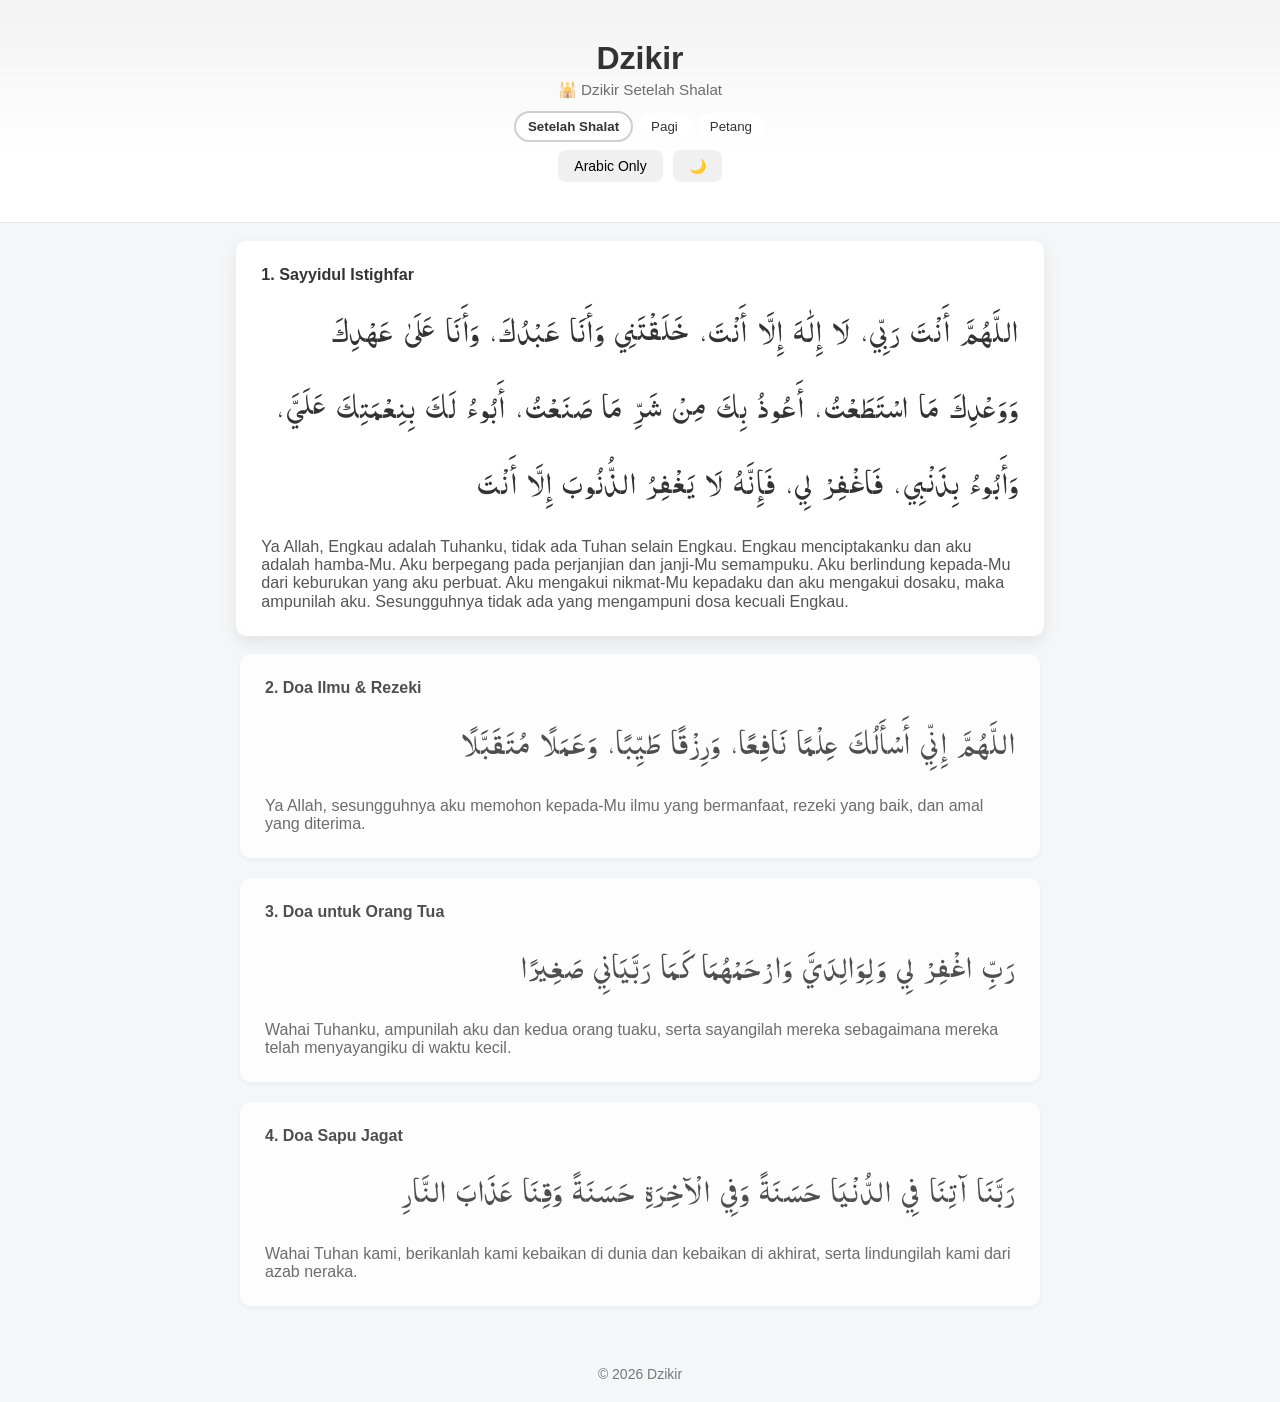
<file: index.html>
<!DOCTYPE html>
<html lang="id">
<head>
    <meta charset="UTF-8">
    <meta name="viewport" content="width=device-width, initial-scale=1.0">

    <title>Dzikir Harian Sesuai Sunnah | Pagi, Petang & Setelah Shalat</title>

    <!-- SEO -->
    <meta name="description" content="Kumpulan dzikir harian sesuai sunnah: dzikir pagi, petang, dan setelah shalat fardhu. Lengkap dengan tulisan Arab dan arti, mudah dibaca dan diamalkan setiap hari.">
    <meta name="keywords" content="dzikir pagi petang, dzikir setelah shalat, dzikir harian, dzikir sunnah, dzikir arab arti, wirid setelah shalat">
    <meta name="theme-color" content="#ffffff">

    <!-- Open Graph -->
    <meta property="og:title" content="Dzikir Harian Sesuai Sunnah">
    <meta property="og:description" content="Dzikir pagi, petang, dan setelah shalat fardhu lengkap dengan tulisan Arab dan arti. Ringan, mudah dibaca, dan sesuai sunnah.">
    <meta property="og:type" content="website">
    <meta property="og:image" content="icons/favicon.png">
    <meta property="og:locale" content="id_ID">

    <!-- PWA -->
    <link rel="manifest" href="site.webmanifest">
    <link rel="icon" href="icons/favicon.png">

    <!-- CSS -->
    <link rel="stylesheet" href="css/style.css">
</head>

<body>

<header class="header">
    <div class="header-title">
        <h1>Dzikir</h1>
        <p class="subtitle">Dzikir Harian Sesuai Sunnah</p>
    </div>

    <nav class="menu">
        <button class="menu-item active" data-mode="shalat">Setelah Shalat</button>
        <button class="menu-item" data-mode="pagi">Pagi</button>
        <button class="menu-item" data-mode="petang">Petang</button>
    </nav>

    <div class="header-actions">
        <button id="toggleArti" class="toggle-btn">Arabic Only</button>
        <button id="toggleDark" class="toggle-btn" aria-label="Toggle dark mode">🌙</button>
    </div>
</header>

<main class="container" id="doaContainer"></main>

<footer>
    © 2026 Dzikir
</footer>

<!-- Scroll To Top Button -->
<button id="scrollTopBtn" class="scroll-top" aria-label="Kembali ke atas">
  <svg viewBox="0 0 24 24" width="20" height="20">
    <path
      d="M12 5L5 12H9V19H15V12H19L12 5Z"
      fill="currentColor"/>
  </svg>
</button>

<script type="module" src="src/app/main.js"></script>

</body>
</html>
</file>
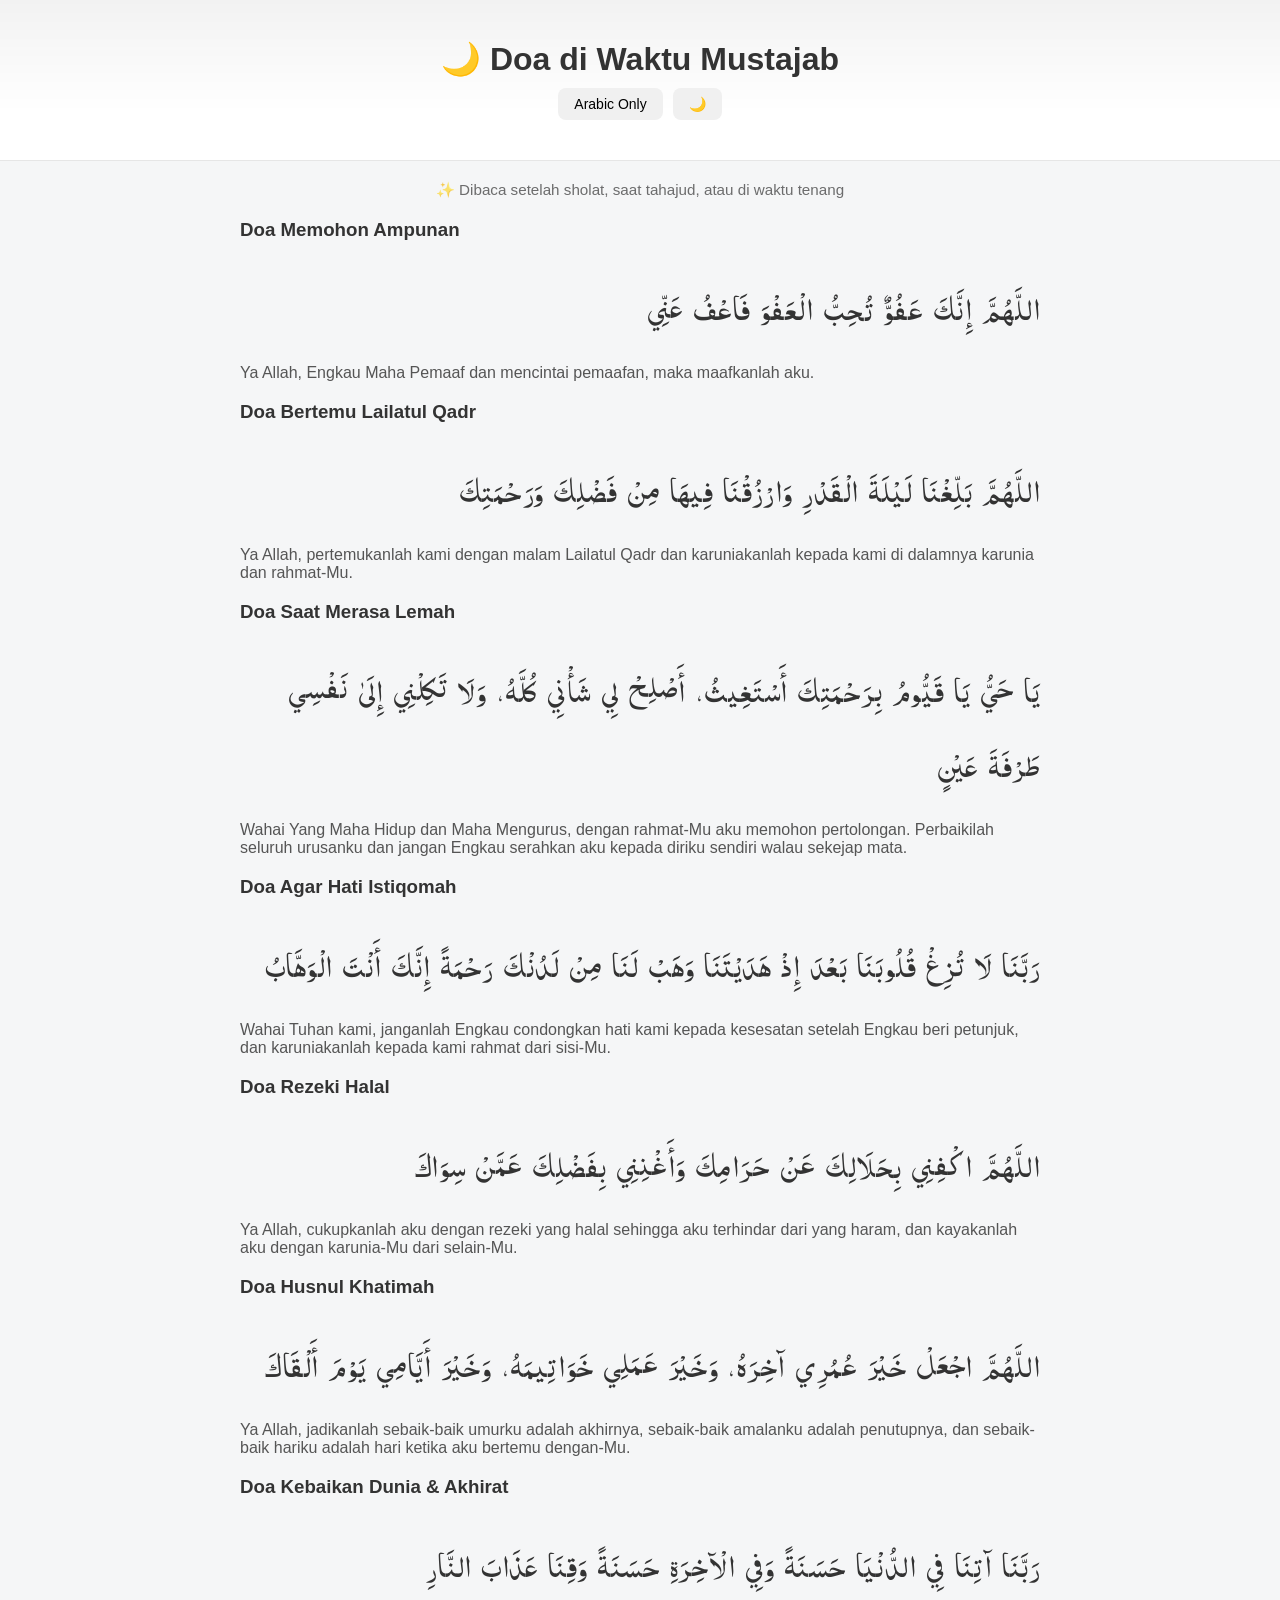
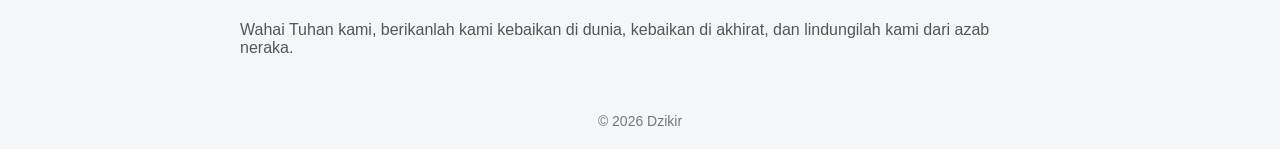
<file: doa-mustajab.html>
<!DOCTYPE html>
<html lang="id">
<head>
    <meta charset="UTF-8">
    <meta name="viewport" content="width=device-width, initial-scale=1.0">

    <title>Doa di Waktu Mustajab | Dzikir Harian</title>

    <!-- SEO -->
    <meta name="description" content="Kumpulan doa pilihan di waktu mustajab seperti Ramadhan dan sepertiga malam. Ringkas, mudah dibaca, dan diamalkan setiap hari.">
    <meta name="keywords" content="doa ramadhan, doa tahajud, doa sepertiga malam, doa mustajab, doa harian islam, doa arab arti">
    <meta name="theme-color" content="#ffffff">

    <!-- Open Graph -->
    <meta property="og:title" content="Doa di Waktu Mustajab">
    <meta property="og:description" content="Doa pilihan untuk Ramadhan dan sepertiga malam, lengkap dengan tulisan Arab dan arti.">
    <meta property="og:type" content="website">
    <meta property="og:image" content="icons/favicon.png">
    <meta property="og:locale" content="id_ID">

    <!-- PWA -->
    <link rel="manifest" href="site.webmanifest">
    <link rel="icon" href="icons/favicon.png">

    <!-- CSS -->
    <link rel="stylesheet" href="css/style.css">
</head>

<body data-page="mustajab">

<header class="header">
    <div class="header-title">
        <h1>🌙 Doa di Waktu Mustajab</h1>
    </div>

    <div class="header-actions">
        <button id="toggleArti" class="toggle-btn">Arabic Only</button>
        <button id="toggleDark" class="toggle-btn" aria-label="Toggle dark mode">🌙</button>
    </div>
</header>

<main class="container">

    <p class="custom-subtitle">
        ✨ Dibaca setelah sholat, saat tahajud, atau di waktu tenang
    </p>

    <div class="dzikir-item">
        <h3>Doa Memohon Ampunan</h3>
        <p class="arabic">اللَّهُمَّ إِنَّكَ عَفُوٌّ تُحِبُّ الْعَفْوَ فَاعْفُ عَنِّي</p>
        <p class="arti">Ya Allah, Engkau Maha Pemaaf dan mencintai pemaafan, maka maafkanlah aku.</p>
    </div>

    <div class="dzikir-item">
        <h3>Doa Bertemu Lailatul Qadr</h3>
        <p class="arabic">اللَّهُمَّ بَلِّغْنَا لَيْلَةَ الْقَدْرِ وَارْزُقْنَا فِيهَا مِنْ فَضْلِكَ وَرَحْمَتِكَ</p>
        <p class="arti">Ya Allah, pertemukanlah kami dengan malam Lailatul Qadr dan karuniakanlah kepada kami di dalamnya karunia dan rahmat-Mu.</p>
    </div>

    <div class="dzikir-item">
        <h3>Doa Saat Merasa Lemah</h3>
        <p class="arabic">يَا حَيُّ يَا قَيُّومُ بِرَحْمَتِكَ أَسْتَغِيثُ، أَصْلِحْ لِي شَأْنِي كُلَّهُ، وَلَا تَكِلْنِي إِلَىٰ نَفْسِي طَرْفَةَ عَيْنٍ</p>
        <p class="arti">Wahai Yang Maha Hidup dan Maha Mengurus, dengan rahmat-Mu aku memohon pertolongan. Perbaikilah seluruh urusanku dan jangan Engkau serahkan aku kepada diriku sendiri walau sekejap mata.</p>
    </div>

    <div class="dzikir-item">
        <h3>Doa Agar Hati Istiqomah</h3>
        <p class="arabic">رَبَّنَا لَا تُزِغْ قُلُوبَنَا بَعْدَ إِذْ هَدَيْتَنَا وَهَبْ لَنَا مِنْ لَدُنْكَ رَحْمَةً إِنَّكَ أَنْتَ الْوَهَّابُ</p>
        <p class="arti">Wahai Tuhan kami, janganlah Engkau condongkan hati kami kepada kesesatan setelah Engkau beri petunjuk, dan karuniakanlah kepada kami rahmat dari sisi-Mu.</p>
    </div>

    <div class="dzikir-item">
        <h3>Doa Rezeki Halal</h3>
        <p class="arabic">اللَّهُمَّ اكْفِنِي بِحَلَالِكَ عَنْ حَرَامِكَ وَأَغْنِنِي بِفَضْلِكَ عَمَّنْ سِوَاكَ</p>
        <p class="arti">Ya Allah, cukupkanlah aku dengan rezeki yang halal sehingga aku terhindar dari yang haram, dan kayakanlah aku dengan karunia-Mu dari selain-Mu.</p>
    </div>

    <div class="dzikir-item">
        <h3>Doa Husnul Khatimah</h3>
        <p class="arabic">اللَّهُمَّ اجْعَلْ خَيْرَ عُمُرِي آخِرَهُ، وَخَيْرَ عَمَلِي خَوَاتِيمَهُ، وَخَيْرَ أَيَّامِي يَوْمَ أَلْقَاكَ</p>
        <p class="arti">Ya Allah, jadikanlah sebaik-baik umurku adalah akhirnya, sebaik-baik amalanku adalah penutupnya, dan sebaik-baik hariku adalah hari ketika aku bertemu dengan-Mu.</p>
    </div>

    <div class="dzikir-item">
        <h3>Doa Kebaikan Dunia & Akhirat</h3>
        <p class="arabic">رَبَّنَا آتِنَا فِي الدُّنْيَا حَسَنَةً وَفِي الْآخِرَةِ حَسَنَةً وَقِنَا عَذَابَ النَّارِ</p>
        <p class="arti">Wahai Tuhan kami, berikanlah kami kebaikan di dunia, kebaikan di akhirat, dan lindungilah kami dari azab neraka.</p>
    </div>

</main>

<footer>
    © 2026 Dzikir
</footer>

<button id="scrollTopBtn" class="scroll-top" aria-label="Kembali ke atas">
  <svg viewBox="0 0 24 24" width="20" height="20">
    <path d="M12 5L5 12H9V19H15V12H19L12 5Z" fill="currentColor"/>
  </svg>
</button>

<script type="module" src="src/app/main.js"></script>

</body>
</html>
</file>
<file: css/style.css>
/* =========================
   FONT
========================= */
@font-face {
    font-family: 'ArabicFont';
    src: url('../fonts/arabic-font.ttf') format('truetype');
    font-display: swap;
}


/* =========================
   VARIABLES
========================= */
:root {
    --bg-color: #f5f6f7;
    --text-color: #333;
    --card-bg: #ffffff;

    /* mode accent system */
    --accent-color: #cfcfcf;
    --accent-soft: rgba(0,0,0,0.05);
}

body.dark {
    --bg-color: #121212;
    --text-color: #e4e4e4;
    --card-bg: #1e1e1e;
}

body.dark.mode-shalat {
    --accent-color: #444;
    --accent-soft: rgba(255,255,255,0.06);
}

body.dark.mode-pagi {
    --accent-color: #e6b85a;
    --accent-soft: rgba(230,184,90,0.15);
}

body.dark.mode-petang {
    --accent-color: #9aa3ff;
    --accent-soft: rgba(154,163,255,0.15);
}


/* =========================
   MODE ACCENTS
========================= */
.mode-shalat {
    --accent-color: #cfcfcf;
    --accent-soft: rgba(0,0,0,0.05);
}

.mode-pagi {
    --accent-color: #f2c46d;
    --accent-soft: rgba(242,196,109,0.18);
}

.mode-petang {
    --accent-color: #8c97e6;
    --accent-soft: rgba(140,151,230,0.18);
}


/* =========================
   BASE
========================= */
body {
    margin: 0;
    font-family: Arial, sans-serif;
    background: var(--bg-color);
    color: var(--text-color);
    transition: background-color 0.35s ease, color 0.35s ease;
}

footer {
    text-align: center;
    padding: 20px;
    color: #777;
    font-size: 14px;
}


/* =========================
   HEADER
========================= */
.header {
    text-align: center;
    padding: 40px 20px;

    background:
        linear-gradient(
            to bottom,
            var(--accent-soft),
            transparent 70%
        ),
        var(--card-bg);

    border-bottom: 1px solid rgba(0,0,0,0.05);

    display: flex;
    flex-direction: column;
    align-items: center;
}

body.dark .header {
    border-bottom: 1px solid rgba(255,255,255,0.08);
}

.header-title {
    display: flex;
    flex-direction: column;
    align-items: center;
    gap: 4px;
}

.header h1 {
    margin: 0;
    font-size: 32px;
    color: var(--text-color);
}

.subtitle {
    margin: 0;
    font-size: 0.95rem;
    opacity: 0.7;
    color: var(--text-color);
}

.custom-subtitle {
    margin: 0 0 20px 0;
    text-align: center;
    font-size: 0.95rem;
    opacity: 0.7;
    color: var(--text-color);
}

.header-actions {
    display: flex;
    gap: 10px;
    margin-top: 10px;
}


/* =========================
   MENU
========================= */
.menu {
    display: flex;
    gap: 8px;
    margin-top: 14px;
}

.menu-item {
    padding: 6px 12px;
    border-radius: 999px;
    border: none;
    background: var(--card-bg);
    cursor: pointer;
    color: var(--text-color);
}

.menu-item.active {
    font-weight: 600;
    outline: 2px solid var(--accent-color);
}


/* =========================
   LAYOUT
========================= */
.container {
    max-width: 800px;
    margin: auto;
    padding: 20px;
}

.doa {
    background: var(--card-bg);
    padding: 25px;
    margin-bottom: 20px;
    border-radius: 10px;
    box-shadow: 0 2px 5px rgba(0,0,0,0.05);

    transition: transform 0.25s ease, box-shadow 0.25s ease, opacity 0.25s ease;
    opacity: 0.85;
}

.doa.focus {
    opacity: 1;
    transform: scale(1.01);
    box-shadow: 0 6px 18px rgba(0,0,0,0.08);
}

body.dark .doa.focus {
    box-shadow: 0 6px 18px rgba(0,0,0,0.4);
}


/* =========================
   CONTENT
========================= */
.judul {
    font-weight: bold;
    margin-bottom: 10px;
}

.arabic {
    font-family: 'ArabicFont', 'Amiri', serif;
    direction: rtl;
    text-align: right;
    font-size: clamp(22px, 3vw, 32px);
    line-height: 2.35;
    letter-spacing: 0.015em;
    font-feature-settings: "liga" 1, "calt" 1;
    text-rendering: optimizeLegibility;
    margin-bottom: 15px;
}

.arti {
    font-size: 16px;
    color: #555;
}

body.dark .arti {
    color: #cfcfcf;
}


/* =========================
   COMPONENTS
========================= */
.toggle-btn {
    padding: 8px 16px;
    border: none;
    border-radius: 8px;
    background: #f0f0f0;
    cursor: pointer;
    font-size: 14px;
}

body.dark .toggle-btn {
    background: #2a2a2a;
    color: #e4e4e4;
}

.hide-arti .arti {
    display: none;
}


/* =========================
   MOBILE READING OPTIMIZATION
========================= */
@media (max-width: 480px) {

    .container {
        padding: 12px;
    }

    .doa {
        padding: 18px;
        border-radius: 12px;
    }

    .arabic {
        font-size: clamp(30px, 7.5vw, 36px);
        line-height: 2.15;
        letter-spacing: 0.01em;
    }

    .arti {
        font-size: 14px;
        line-height: 1.7;
    }

    .judul {
        font-size: 18px;
        margin-bottom: 8px;
    }
}


/* =========================
   EMPTY STATE
========================= */

.empty-state {
    text-align: center;
    padding: 80px 20px;
    opacity: 0.7;
}

.empty-icon {
    font-size: 48px;
    margin-bottom: 10px;
}

.empty-state h2 {
    margin: 10px 0 5px;
    font-weight: 600;
}

.empty-state p {
    font-size: 0.9rem;
}


/* =========================
   FLOATING SCROLL TO TOP
========================= */

.scroll-top {
    position: fixed;
    right: 18px;
    bottom: 24px;

    width: 48px;
    height: 48px;

    border: none;
    border-radius: 50%;

    background: var(--card-bg);
    color: var(--text-color);

    font-size: 20px;
    cursor: pointer;

    box-shadow: 0 6px 16px rgba(0,0,0,0.12);

    opacity: 0;
    pointer-events: none;
    transform: translateY(12px);

    transition:
        opacity 0.25s ease,
        transform 0.25s ease,
        box-shadow 0.25s ease;

    z-index: 1000;
}

.scroll-top.show {
    opacity: 1;
    pointer-events: auto;
    transform: translateY(0);
}

.scroll-top:hover {
    transform: translateY(-2px);
}

/* dark mode shadow adjustment */
body.dark .scroll-top {
    box-shadow: 0 6px 18px rgba(0,0,0,0.45);
}

/* press effect */
.scroll-top:active {
    transform: translateY(1px) scale(0.95);
    box-shadow: 0 2px 8px rgba(0,0,0,0.15);
}

.scroll-top:hover {
    transform: translateY(-2px);
}
</file>
